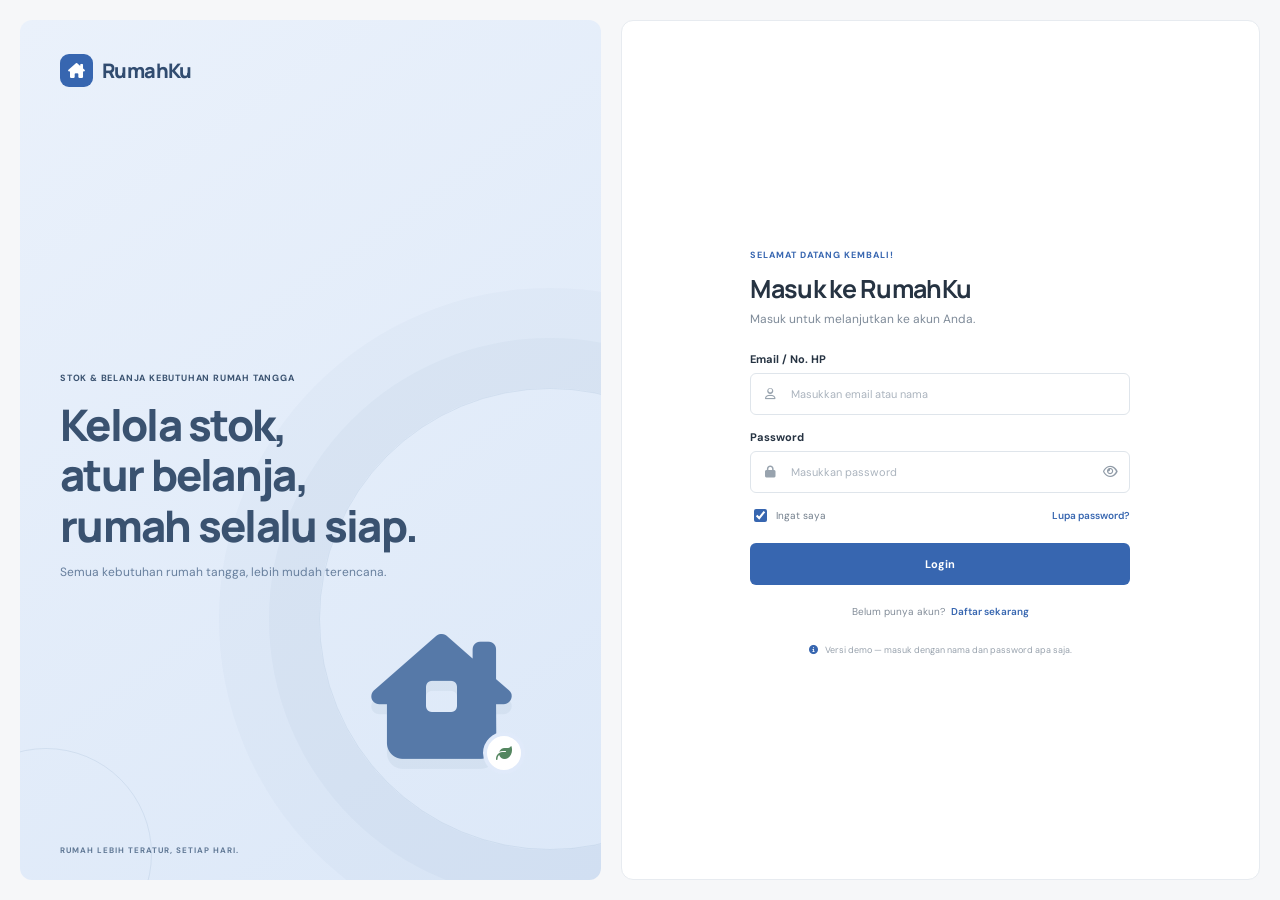
<file: Aplikasi_stok_dan_Belanja_Kebutuhan_Rumah_Tangga/index.html>
<!DOCTYPE html>
<html lang="id">
<head>
    <meta charset="UTF-8">
    <meta name="viewport" content="width=device-width, initial-scale=1.0">
    <meta name="theme-color" content="#f6f7f9">
    <title>RumahKu — Stok & Belanja Kebutuhan Rumah Tangga</title>
    <link rel="preconnect" href="https://fonts.googleapis.com">
    <link rel="preconnect" href="https://fonts.gstatic.com" crossorigin>
    <link href="https://fonts.googleapis.com/css2?family=DM+Sans:wght@400;500;600;700&family=Manrope:wght@400;500;600;700;800&display=swap" rel="stylesheet">
    <link rel="stylesheet" href="https://cdnjs.cloudflare.com/ajax/libs/font-awesome/6.5.2/css/all.min.css">
    <link rel="stylesheet" href="style.css">
</head>
<body>
    <section id="loginPage" class="login-page">
        <div class="login-brand-panel">
            <a class="brand brand-light" href="#"><span class="brand-mark"><i class="fa-solid fa-house-chimney"></i></span><span>RumahKu</span></a>
            <div class="login-brand-copy"><span>STOK & BELANJA KEBUTUHAN RUMAH TANGGA</span><h1>Kelola stok,<br>atur belanja,<br>rumah selalu siap.</h1><p>Semua kebutuhan rumah tangga, lebih mudah terencana.</p></div>
            <div class="login-house-art"><i class="fa-solid fa-house-chimney-window"></i><span><i class="fa-solid fa-leaf"></i></span></div>
            <small>RUMAH LEBIH TERATUR, SETIAP HARI.</small>
        </div>
        <div class="login-panel">
            <form id="loginForm" class="login-form">
                <span class="eyebrow">SELAMAT DATANG KEMBALI!</span>
                <h2>Masuk ke RumahKu</h2>
                <p class="muted">Masuk untuk melanjutkan ke akun Anda.</p>
                <label class="field-label" for="loginName">Email / No. HP</label>
                <div class="field-wrap"><i class="fa-regular fa-user"></i><input id="loginName" name="name" type="text" placeholder="Masukkan email atau nama" autocomplete="username" required></div>
                <label class="field-label" for="loginPassword">Password</label>
                <div class="field-wrap"><i class="fa-solid fa-lock"></i><input id="loginPassword" name="password" type="password" placeholder="Masukkan password" autocomplete="current-password" required><button id="togglePassword" class="password-toggle" type="button" aria-label="Tampilkan password"><i class="fa-regular fa-eye"></i></button></div>
                <div class="login-options"><label class="check-label"><input type="checkbox" checked> Ingat saya</label><button class="text-button" type="button" data-action="forgot-password">Lupa password?</button></div>
                <button class="button button-primary login-submit" type="submit">Login</button>
                <p class="login-register">Belum punya akun? <button type="button" class="text-button" data-action="register">Daftar sekarang</button></p>
                <p class="login-footnote"><i class="fa-solid fa-circle-info"></i> Versi demo — masuk dengan nama dan password apa saja.</p>
            </form>
        </div>
    </section>

    <div id="appWrapper" class="app-shell hidden">
        <aside id="sidebar" class="sidebar">
            <a class="brand sidebar-brand" href="#" data-page="dashboard"><span class="brand-mark"><i class="fa-solid fa-house-chimney"></i></span><span>RumahKu</span></a>
            <nav class="sidebar-nav" aria-label="Navigasi utama">
                <button class="nav-item active" data-page="dashboard"><i class="fa-solid fa-house"></i><span>Beranda</span></button>
                <button class="nav-item" data-page="stok"><i class="fa-solid fa-box"></i><span>Stok Barang</span><span id="stockNavCount" class="nav-count">0</span></button>
                <button class="nav-item" data-page="belanja"><i class="fa-solid fa-cart-shopping"></i><span>Belanja</span><span id="shoppingNavCount" class="nav-count">0</span></button>
                <button class="nav-item" data-page="riwayat"><i class="fa-solid fa-clock-rotate-left"></i><span>Riwayat Transaksi</span></button>
                <button class="nav-item" data-page="pengaturan"><i class="fa-solid fa-gear"></i><span>Pengaturan</span></button>
            </nav>
            <div class="sidebar-spacer"></div>
            <div class="sidebar-user"><div id="sidebarAvatar" class="avatar">C</div><div class="user-copy"><strong id="sidebarName">Candra</strong><span>Pengguna</span></div><button class="icon-button logout-button" data-action="logout" aria-label="Keluar"><i class="fa-solid fa-arrow-right-from-bracket"></i></button></div>
        </aside>

        <main class="main-panel">
            <header class="topbar">
                <button id="menuToggle" class="icon-button mobile-menu" aria-label="Buka menu"><i class="fa-solid fa-bars"></i></button>
                <div class="topbar-brand"><i class="fa-solid fa-house-chimney"></i><strong>RumahKu</strong></div>
                <label class="search-box"><i class="fa-solid fa-magnifying-glass"></i><input id="globalSearch" type="search" placeholder="Cari barang, kategori..." aria-label="Cari barang atau kategori"></label>
                <div class="topbar-right"><button id="notificationButton" class="icon-button notification-button" aria-label="Notifikasi"><i class="fa-regular fa-bell"></i><span class="notification-dot"></span></button><button class="icon-button profile-shortcut" data-page="pengaturan" aria-label="Profil"><i class="fa-regular fa-user"></i></button></div>
            </header>
            <section id="pageContent" class="page-content" tabindex="-1"></section>
        </main>
    </div>
    <div id="notificationPopover" class="notification-popover hidden">
        <div class="popover-heading"><strong>Notifikasi</strong><button class="icon-button" data-action="close-notifications" aria-label="Tutup"><i class="fa-solid fa-xmark"></i></button></div>
        <div id="notificationList"></div>
    </div>
    <div id="toast" class="toast" role="status" aria-live="polite"></div>
    <script src="script.js"></script>
</body>
</html>
</file>
<file: Aplikasi_stok_dan_Belanja_Kebutuhan_Rumah_Tangga/style.css>
:root {
    --ink: #263342;
    --muted: #7f8b99;
    --line: #e7ebf0;
    --canvas: #f6f7f9;
    --surface: #fff;
    --blue: #3766b0;
    --blue-dark: #285293;
    --blue-soft: #edf3fc;
    --green: #45825d;
    --orange: #df944c;
    --red: #d1665d;
    --shadow: 0 2px 8px rgba(34, 48, 67, .035);
}

* { box-sizing: border-box; }
body { margin: 0; color: var(--ink); background: var(--canvas); font: 13px 'DM Sans', sans-serif; -webkit-font-smoothing: antialiased; }
button, input, select, textarea { font: inherit; }
button { color: inherit; }
.hidden { display: none !important; }
.eyebrow { color: #929daa; font-size: 9px; font-weight: 700; letter-spacing: 1px; }
.muted { color: var(--muted); }

/* Login */
.login-page { display: grid; grid-template-columns: minmax(400px, 1fr) minmax(440px, 1.1fr); min-height: 100vh; padding: 20px; gap: 20px; background: #f6f7f9; }
.login-brand-panel { position: relative; display: flex; min-height: 680px; flex-direction: column; justify-content: space-between; overflow: hidden; padding: 34px 40px 25px; border-radius: 12px; color: white; background: linear-gradient(145deg, #eaf1fb 0%, #dce8f8 100%); }
.login-brand-panel::before, .login-brand-panel::after { position: absolute; content: ""; border: 1px solid #6484ae22; border-radius: 50%; }
.login-brand-panel::before { width: 460px; height: 460px; right: -180px; bottom: 30px; box-shadow: 0 0 0 50px #5b7dac0c, 0 0 0 100px #5b7dac09; }
.login-brand-panel::after { width: 210px; height: 210px; left: -80px; bottom: -80px; }
.brand { position: relative; display: inline-flex; align-items: center; gap: 9px; width: fit-content; color: var(--ink); font: 800 20px 'Manrope', sans-serif; text-decoration: none; letter-spacing: -.6px; }
.brand-light { z-index: 1; color: #314c70; }
.brand-mark { display: grid; width: 33px; height: 33px; place-items: center; border-radius: 9px; color: #fff; background: var(--blue); font-size: 15px; }
.login-brand-copy { position: relative; z-index: 1; margin-top: 30px; color: #3a5270; }
.login-brand-copy > span { font-size: 9px; font-weight: 700; letter-spacing: .8px; }
.login-brand-copy h1 { margin: 15px 0 10px; font: 800 clamp(29px, 3.4vw, 46px)/1.16 'Manrope', sans-serif; letter-spacing: -1.7px; }
.login-brand-copy p { max-width: 360px; color: #677f9d; font-size: 12px; line-height: 1.6; }
.login-house-art { position: absolute; right: 12%; bottom: 12%; display: grid; width: 180px; height: 160px; place-items: center; color: #5679a8; }
.login-house-art > i { font-size: 125px; filter: drop-shadow(0 10px 0 #4d6b8c12); }
.login-house-art > span { position: absolute; right: 6px; bottom: 3px; display: grid; width: 42px; height: 42px; place-items: center; border: 4px solid #e0eafa; border-radius: 50%; color: #548660; background: #fff; font-size: 16px; }
.login-brand-panel > small { position: relative; z-index: 1; color: #607895; font-size: 8px; font-weight: 700; letter-spacing: 1px; }
.login-panel { display: grid; place-items: center; padding: 30px; background: white; border: 1px solid var(--line); border-radius: 12px; }
.login-form { width: min(100%, 380px); }
.login-form > .eyebrow { color: var(--blue); }
.login-form h2 { margin: 9px 0 5px; font: 700 25px 'Manrope', sans-serif; letter-spacing: -.7px; }
.login-form > .muted { margin: 0 0 25px; font-size: 12px; }
.field-label { display: block; margin: 15px 0 7px; font-size: 11px; font-weight: 700; }
.field-wrap { display: flex; height: 42px; align-items: center; border: 1px solid #dfe5eb; border-radius: 6px; color: #98a3ae; transition: .2s; }
.field-wrap:focus-within { border-color: #7294c5; box-shadow: 0 0 0 3px #3766b010; }
.field-wrap > i:first-child { width: 38px; text-align: center; font-size: 12px; }
.field-wrap input { flex: 1; min-width: 0; border: 0; outline: 0; color: var(--ink); background: transparent; font-size: 11px; }
.field-wrap input::placeholder { color: #abb4be; }
.password-toggle { width: 38px; height: 100%; border: 0; color: #909ba7; background: transparent; cursor: pointer; }
.login-options { display: flex; justify-content: space-between; align-items: center; margin: 13px 0 18px; color: #737f8c; font-size: 10px; }
.check-label { display: inline-flex; align-items: center; gap: 6px; cursor: pointer; }
.check-label input { accent-color: var(--blue); }
.text-button { padding: 3px 0; border: 0; color: var(--blue); background: transparent; font-size: 10px; font-weight: 600; cursor: pointer; }
.text-button:hover { color: var(--blue-dark); }
.button { display: inline-flex; min-height: 36px; justify-content: center; align-items: center; gap: 7px; padding: 0 13px; border: 1px solid transparent; border-radius: 6px; font-size: 11px; font-weight: 700; cursor: pointer; transition: .16s; }
.button-primary { color: white; background: var(--blue); }
.button-primary:hover { background: var(--blue-dark); }
.login-submit { width: 100%; height: 42px; }
.login-register { margin: 17px 0 0; color: #828c98; text-align: center; font-size: 10px; }
.login-register .text-button { margin-left: 3px; }
.login-footnote { margin: 23px 0 0; color: #98a2ad; text-align: center; font-size: 9px; }
.login-footnote i { margin-right: 5px; color: var(--blue); }

/* Laptop application shell */
.app-shell { min-height: 100vh; }
.sidebar { position: fixed; z-index: 5; inset: 0 auto 0 0; display: flex; width: 218px; flex-direction: column; padding: 22px 14px 14px; border-right: 1px solid var(--line); background: #fff; }
.sidebar-brand { margin: 0 0 26px 5px; }
.sidebar-nav { display: grid; gap: 4px; }
.nav-item { display: flex; min-height: 37px; align-items: center; gap: 10px; width: 100%; padding: 0 10px; border: 1px solid transparent; border-radius: 5px; color: #596777; background: transparent; text-align: left; cursor: pointer; font-size: 11px; font-weight: 500; transition: .15s; }
.nav-item > i { width: 15px; color: #8290a0; text-align: center; font-size: 12px; }
.nav-item:hover { color: var(--blue); background: #f6f8fb; }
.nav-item.active { border-color: #dfe9f6; color: #315d9d; background: #edf3fc; font-weight: 700; }
.nav-item.active > i { color: var(--blue); }
.nav-count { display: grid; min-width: 19px; height: 18px; place-items: center; margin-left: auto; padding: 0 5px; border-radius: 9px; color: #687688; background: #f0f2f5; font-size: 9px; }
.sidebar-spacer { flex: 1; }
.sidebar-user { display: flex; align-items: center; gap: 8px; padding: 12px 3px 1px; border-top: 1px solid var(--line); }
.avatar { display: grid; width: 31px; height: 31px; flex: 0 0 auto; place-items: center; border: 1px solid #dde6f2; border-radius: 50%; color: #45668f; background: #edf3fb; font: 700 12px 'Manrope', sans-serif; }
.user-copy { display: grid; min-width: 0; gap: 3px; }
.user-copy strong { max-width: 105px; overflow: hidden; font-size: 10px; text-overflow: ellipsis; white-space: nowrap; }
.user-copy span { color: #96a0ac; font-size: 9px; }
.icon-button { display: inline-grid; width: 29px; height: 29px; flex: 0 0 auto; place-items: center; border: 0; border-radius: 5px; color: #778493; background: transparent; cursor: pointer; transition: .15s; }
.icon-button:hover { color: var(--blue); background: #edf3fc; }
.logout-button { margin-left: auto; }
.main-panel { min-height: 100vh; margin-left: 218px; }
.topbar { position: sticky; z-index: 4; top: 0; display: flex; height: 56px; align-items: center; gap: 25px; padding: 0 25px; border-bottom: 1px solid var(--line); background: #fff; }
.topbar-brand { display: none; align-items: center; gap: 8px; color: #46638a; font-size: 12px; }
.topbar-brand i { color: var(--blue); }
.search-box { display: flex; width: min(340px, 50%); height: 31px; align-items: center; gap: 8px; padding: 0 10px; border: 1px solid #e0e5eb; border-radius: 5px; color: #8793a0; background: white; }
.search-box:focus-within { border-color: #9bb2d3; }
.search-box i { font-size: 10px; }
.search-box input { width: 100%; border: 0; outline: 0; color: var(--ink); background: transparent; font-size: 10px; }
.search-box input::placeholder { color: #9ba6b2; }
.topbar-right { display: flex; align-items: center; gap: 7px; margin-left: auto; }
.notification-button { position: relative; }
.notification-dot { position: absolute; top: 5px; right: 6px; width: 6px; height: 6px; border: 1px solid white; border-radius: 50%; background: #dc695d; }
.profile-shortcut { font-size: 13px; }
.mobile-menu { display: none; }
.page-content { width: min(100%, 1440px); margin: 0 auto; padding: 25px 27px 35px; outline: 0; }
.page-heading { display: flex; justify-content: space-between; align-items: flex-end; gap: 15px; margin-bottom: 17px; }
.page-heading h1 { margin: 5px 0 4px; font: 700 19px 'Manrope', sans-serif; letter-spacing: -.45px; }
.page-heading p { margin: 0; color: #788595; font-size: 10px; }
.page-heading .button { flex: 0 0 auto; }
.date-chip { display: inline-flex; align-items: center; gap: 7px; padding: 7px 10px; border: 1px solid var(--line); border-radius: 5px; color: #718091; background: #fff; font-size: 9px; white-space: nowrap; }
.date-chip i { color: #8293a6; }
.dashboard-heading { align-items: center; }
.dashboard-heading h1 { font-size: 20px; }
.dashboard-heading p { font-size: 10px; }
.wave { font-size: 16px; }
.stats-grid { display: grid; grid-template-columns: repeat(4, minmax(0, 1fr)); gap: 12px; margin-bottom: 15px; }
.stat-card { display: flex; min-height: 84px; align-items: center; gap: 12px; padding: 14px; border: 1px solid var(--line); border-radius: 7px; background: white; box-shadow: var(--shadow); }
.stat-icon { display: grid; width: 34px; height: 34px; flex: 0 0 auto; place-items: center; border-radius: 7px; color: #4f77ad; background: #edf3fc; font-size: 14px; }
.shopping-icon { color: #57a078; background: #edf7f0; }
.transaction-icon { color: #9477b6; background: #f4eff9; }
.expense-icon { color: #cc8b51; background: #fbf3e9; }
.stat-card p { margin: 0 0 6px; color: #788595; font-size: 9px; }
.stat-card strong { font: 700 18px 'Manrope', sans-serif; letter-spacing: -.35px; }
.stat-card strong small { color: #8290a0; font: 500 9px 'DM Sans', sans-serif; letter-spacing: 0; }
.dashboard-grid { display: grid; grid-template-columns: 1.03fr .97fr; gap: 13px; }
.panel-card { border: 1px solid var(--line); border-radius: 7px; background: #fff; box-shadow: var(--shadow); }
.dashboard-grid > .panel-card { min-height: 214px; padding: 16px; }
.section-heading { display: flex; align-items: center; justify-content: space-between; gap: 10px; }
.section-heading h2, .form-heading h2, .settings-title h2 { margin: 4px 0 0; font: 700 13px 'Manrope', sans-serif; letter-spacing: -.15px; }
.section-heading .eyebrow { font-size: 8px; }
.text-button i { margin-left: 4px; font-size: 8px; }
.low-stock-list { margin-top: 9px; }
.stock-row { display: flex; min-height: 45px; align-items: center; gap: 9px; border-bottom: 1px solid #eff1f4; }
.stock-row:last-child { border-bottom: 0; }
.product-icon { display: grid; width: 28px; height: 28px; flex: 0 0 auto; place-items: center; border: 1px solid #e2e9f2; border-radius: 5px; color: #5878a0; background: #f5f8fc; font-size: 11px; }
.product-copy { display: grid; flex: 1; gap: 3px; }
.product-copy strong { font-size: 10px; }
.product-copy span { color: #8e99a6; font-size: 8px; }
.stock-pill { padding: 4px 7px; border: 1px solid #f1e3d1; border-radius: 4px; color: #bb8244; background: #fcf7ef; font-size: 8px; white-space: nowrap; }
.quick-categories { display: grid; grid-template-columns: repeat(3, minmax(0, 1fr)); gap: 8px; margin-top: 15px; }
.quick-category { display: flex; min-height: 66px; flex-direction: column; align-items: center; justify-content: center; gap: 5px; border: 1px solid #e8ebf0; border-radius: 5px; background: #fff; cursor: pointer; font-size: 8px; }
.quick-category:hover { border-color: #b6c8e1; background: #f8faff; }
.category-icon { color: #5578a6; font-size: 16px; }
.quick-category small { color: #929dab; font-size: 8px; }
.dashboard-shopping-banner { display: flex; width: 100%; align-items: center; gap: 10px; margin-top: 13px; padding: 11px 13px; border: 1px solid #e5e9ef; border-radius: 6px; color: #526173; background: white; text-align: left; cursor: pointer; }
.dashboard-shopping-banner:hover { border-color: #b5c7df; background: #fafcff; }
.banner-icon { display: grid; width: 30px; height: 30px; flex: 0 0 auto; place-items: center; border-radius: 5px; color: var(--blue); background: var(--blue-soft); }
.dashboard-shopping-banner > span:nth-child(2) { display: grid; gap: 3px; }
.dashboard-shopping-banner strong { font-size: 9px; }
.dashboard-shopping-banner small { color: #85909c; font-size: 8px; }
.dashboard-shopping-banner > i:last-child { margin-left: auto; color: #8392a3; font-size: 10px; }
.empty-state { display: flex; min-height: 170px; flex-direction: column; justify-content: center; align-items: center; gap: 8px; padding: 25px; color: #8b96a3; text-align: center; }
.empty-state > i { color: #9baec7; font-size: 23px; }
.empty-state strong { color: #4b5868; font-size: 11px; }
.empty-state p { margin: 0; font-size: 9px; }
.compact-empty { min-height: 120px; font-size: 10px; }

/* Tables and forms */
.table-panel { overflow: hidden; }
.table-toolbar { display: flex; justify-content: space-between; align-items: center; gap: 12px; padding: 13px 15px; }
.table-toolbar h2 { display: flex; align-items: center; gap: 7px; margin: 0; font: 700 12px 'Manrope', sans-serif; }
.table-toolbar p { margin: 4px 0 0; color: #8b96a2; font-size: 9px; }
.count-badge { display: inline-grid; min-width: 18px; height: 17px; place-items: center; padding: 0 5px; border-radius: 9px; color: #617187; background: #edf1f6; font: 600 8px 'DM Sans', sans-serif; }
.table-search { display: flex; width: 190px; height: 30px; align-items: center; gap: 7px; padding: 0 9px; border: 1px solid #e2e6ec; border-radius: 5px; color: #8d98a4; }
.table-search:focus-within { border-color: #a9bdd9; }
.table-search input { width: 100%; border: 0; outline: 0; font-size: 9px; }
.table-scroll { width: 100%; overflow-x: auto; }
table { width: 100%; border-collapse: collapse; text-align: left; white-space: nowrap; }
thead { background: #f6f7f9; }
th { padding: 10px 12px; border-bottom: 1px solid var(--line); color: #788595; font-size: 9px; font-weight: 700; }
td { padding: 9px 12px; border-bottom: 1px solid #edf0f3; color: #637080; font-size: 10px; }
tbody tr:last-child td { border-bottom: 0; }
tbody tr:hover { background: #fafbfd; }
.item-name { color: #344151; font-size: 10px; font-weight: 600; }
.low-quantity { color: #c18445; font-weight: 700; }
.row-actions { display: flex; gap: 2px; }
.row-actions .icon-button { width: 25px; height: 25px; font-size: 10px; }
.delete-action:hover { color: #bd5d56; background: #fbefee; }
.table-footer { display: flex; min-height: 39px; justify-content: space-between; align-items: center; gap: 10px; padding: 6px 13px; border-top: 1px solid var(--line); color: #8b96a2; font-size: 9px; }
.table-pages { display: flex; align-items: center; gap: 4px; }
.table-pages button, .table-pages b { display: grid; width: 23px; height: 22px; place-items: center; border: 1px solid var(--line); border-radius: 4px; color: #788595; background: white; font-size: 9px; }
.table-pages button:disabled { opacity: .5; }
.table-pages b { border-color: var(--blue); color: white; background: var(--blue); }
.button-small { min-height: 28px; padding: 0 9px; font-size: 9px; }
.button-outline { border-color: #dfe5ed; color: #596879; background: white; }
.button-outline:hover, .button-quiet:hover { background: #f7f9fb; }
.form-card { max-width: 690px; margin: 0 0 14px; padding: 15px 17px; border: 1px solid var(--line); border-radius: 7px; background: white; box-shadow: var(--shadow); }
.form-heading { display: flex; justify-content: space-between; align-items: flex-start; margin-bottom: 12px; }
.form-heading h2 { font-size: 13px; }
.form-grid { display: grid; grid-template-columns: repeat(2, minmax(0, 1fr)); gap: 10px 13px; }
.form-field { display: grid; align-content: start; gap: 5px; color: #536173; font-size: 9px; font-weight: 600; }
.form-field input, .form-field select, .form-field textarea { width: 100%; min-height: 32px; padding: 6px 9px; border: 1px solid #dfe5eb; border-radius: 5px; outline: 0; color: #3c4959; background: white; font-size: 10px; font-weight: 400; }
.form-field input:focus, .form-field select:focus, .form-field textarea:focus { border-color: #819fc9; box-shadow: 0 0 0 2px #3766b010; }
.form-field textarea { min-height: 51px; resize: vertical; }
.full-width { grid-column: 1 / -1; }
.optional-label { color: #96a0ac; font-weight: 400; }
.form-actions { display: flex; justify-content: flex-end; gap: 7px; margin-top: 12px; }
.button-quiet { border-color: #dfe5eb; color: #637080; background: white; }
.shopping-form-card { margin-top: 13px; }
.status-toggle { display: inline-flex; align-items: center; gap: 6px; cursor: pointer; color: #667587; font-size: 9px; }
.status-toggle input { accent-color: var(--green); }
.status-toggle input:checked + span { color: var(--green); }

/* History and settings */
.filter-tabs { display: flex; gap: 5px; padding: 12px 14px; border-bottom: 1px solid var(--line); }
.filter-tab { padding: 6px 12px; border: 1px solid #e4e8ee; border-radius: 4px; color: #647181; background: white; cursor: pointer; font-size: 9px; }
.filter-tab.active { border-color: #d5e1f1; color: #315d9d; background: #edf3fc; font-weight: 700; }
.transaction-status { padding: 4px 7px; border-radius: 4px; color: #43805a; background: #edf6ef; font-size: 8px; }
.settings-card { max-width: 700px; padding: 17px; }
.settings-title { display: flex; align-items: center; gap: 8px; margin-bottom: 12px; color: #536982; }
.settings-title h2 { color: var(--ink); font-size: 12px; }
.settings-title > i { font-size: 12px; }
.profile-settings { display: flex; align-items: center; gap: 10px; margin: 0 0 22px; padding: 13px; border: 1px solid #e9edf2; border-radius: 5px; }
.settings-avatar { display: grid; width: 35px; height: 35px; place-items: center; border-radius: 50%; color: #466897; background: #edf3fb; font-weight: 700; }
.profile-settings > div:nth-child(2) { display: grid; gap: 4px; }
.profile-settings strong { font-size: 10px; }
.profile-settings span { color: #929daa; font-size: 9px; }
.profile-settings .button { margin-left: auto; }
.settings-row { display: flex; min-height: 54px; justify-content: space-between; align-items: center; gap: 15px; border-top: 1px solid #edf0f3; }
.settings-row strong { font-size: 10px; }
.settings-row p { margin: 4px 0 0; color: #8b96a2; font-size: 9px; }
.switch { position: relative; width: 32px; height: 18px; flex: 0 0 auto; }
.switch input { width: 0; height: 0; opacity: 0; }
.switch > span { position: absolute; inset: 0; border-radius: 10px; background: #dce1e7; cursor: pointer; transition: .2s; }
.switch > span::before { position: absolute; content: ""; left: 2px; bottom: 2px; width: 14px; height: 14px; border-radius: 50%; background: white; transition: .2s; }
.switch input:checked + span { background: #5986c1; }
.switch input:checked + span::before { transform: translateX(14px); }

/* Notifications */
.notification-popover { position: fixed; z-index: 9; top: 49px; right: 58px; width: min(340px, calc(100vw - 30px)); border: 1px solid var(--line); border-radius: 7px; background: white; box-shadow: 0 12px 35px #24354b1f; }
.popover-heading { display: flex; height: 43px; justify-content: space-between; align-items: center; padding: 0 12px; border-bottom: 1px solid var(--line); }
.popover-heading strong { font-size: 11px; }
.notification-row { display: flex; gap: 9px; padding: 11px 12px; border-bottom: 1px solid #eff1f4; }
.notification-row:last-child { border-bottom: 0; }
.notification-row > span { display: grid; width: 27px; height: 27px; flex: 0 0 auto; place-items: center; border-radius: 5px; color: var(--blue); background: var(--blue-soft); font-size: 11px; }
.notification-row > div { display: grid; gap: 3px; }
.notification-row strong { font-size: 9px; }
.notification-row p { margin: 0; color: #758191; font-size: 9px; }
.notification-row small { color: #9ba5b0; font-size: 8px; }
.toast { position: fixed; z-index: 12; right: 20px; bottom: 18px; padding: 10px 14px; border-radius: 5px; color: white; background: #344e71; box-shadow: 0 7px 22px #263c5b24; font-size: 10px; opacity: 0; pointer-events: none; transform: translateY(7px); transition: .2s; }
.toast.show { opacity: 1; transform: translateY(0); }

@media (min-width: 1450px) {
    .sidebar { width: 235px; }
    .main-panel { margin-left: 235px; }
    .page-content { padding: 32px 36px 45px; }
    .topbar { height: 62px; padding: 0 35px; }
    .dashboard-grid > .panel-card { min-height: 240px; padding: 19px; }
    .stock-row { min-height: 50px; }
    .quick-category { min-height: 75px; }
}
@media (max-width: 1050px) {
    .sidebar { width: 195px; }
    .main-panel { margin-left: 195px; }
    .page-content { padding: 22px 19px 30px; }
    .topbar { padding: 0 19px; }
    .stats-grid { gap: 8px; }
    .stat-card { gap: 9px; padding: 11px; }
    .stat-icon { width: 30px; height: 30px; }
}
@media (max-width: 760px) {
    .login-page { display: block; padding: 0; }
    .login-brand-panel { min-height: 220px; padding: 22px 24px; border-radius: 0 0 12px 12px; }
    .login-brand-copy { margin-top: 24px; }
    .login-brand-copy h1 { margin: 8px 0 3px; font-size: 26px; }
    .login-brand-copy > span { font-size: 8px; }
    .login-brand-copy p, .login-brand-panel > small { display: none; }
    .login-house-art { right: 8%; bottom: 13%; width: 100px; height: 95px; }
    .login-house-art > i { font-size: 75px; }
    .login-house-art > span { width: 29px; height: 29px; font-size: 11px; }
    .login-panel { min-height: 440px; padding: 29px 22px; border: 0; border-radius: 0; }
    .sidebar { width: 225px; transform: translateX(-105%); transition: transform .2s; box-shadow: 10px 0 30px #2537521a; }
    .sidebar.sidebar-open { transform: translateX(0); }
    .main-panel { margin-left: 0; }
    .topbar { height: 52px; gap: 9px; padding: 0 12px; }
    .mobile-menu { display: inline-grid; }
    .topbar-brand { display: flex; font-size: 11px; }
    .search-box { width: min(42%, 240px); height: 29px; margin-left: auto; }
    .topbar-right { gap: 1px; margin-left: 0; }
    .page-content { padding: 18px 13px 28px; }
    .page-heading { align-items: flex-start; flex-direction: column; gap: 12px; }
    .page-heading h1 { font-size: 18px; }
    .dashboard-heading { align-items: flex-start; }
    .dashboard-heading .date-chip { display: none; }
    .stats-grid { grid-template-columns: repeat(2, minmax(0, 1fr)); gap: 8px; }
    .stat-card { min-height: 72px; padding: 9px; }
    .stat-card strong { font-size: 15px; }
    .stat-card p { font-size: 8px; }
    .stat-icon { width: 27px; height: 27px; font-size: 11px; }
    .dashboard-grid { grid-template-columns: 1fr; gap: 9px; }
    .dashboard-grid > .panel-card { min-height: 185px; padding: 13px; }
    .quick-category { min-height: 62px; }
    .table-toolbar { align-items: flex-start; flex-direction: column; }
    .table-search { width: 100%; }
    .form-card { padding: 12px; }
    .dashboard-shopping-banner { padding: 9px; }
    .notification-popover { top: 47px; right: 9px; }
}
@media (max-width: 390px) {
    .login-house-art { right: 3%; opacity: .7; }
    .login-brand-copy h1 { font-size: 23px; }
    .topbar-brand { font-size: 0; }
    .topbar-brand i { font-size: 13px; }
    .topbar { gap: 6px; }
    .page-content { padding-right: 10px; padding-left: 10px; }
    .stat-card { gap: 7px; padding: 7px; }
    .quick-categories { gap: 5px; }
}
</file>
